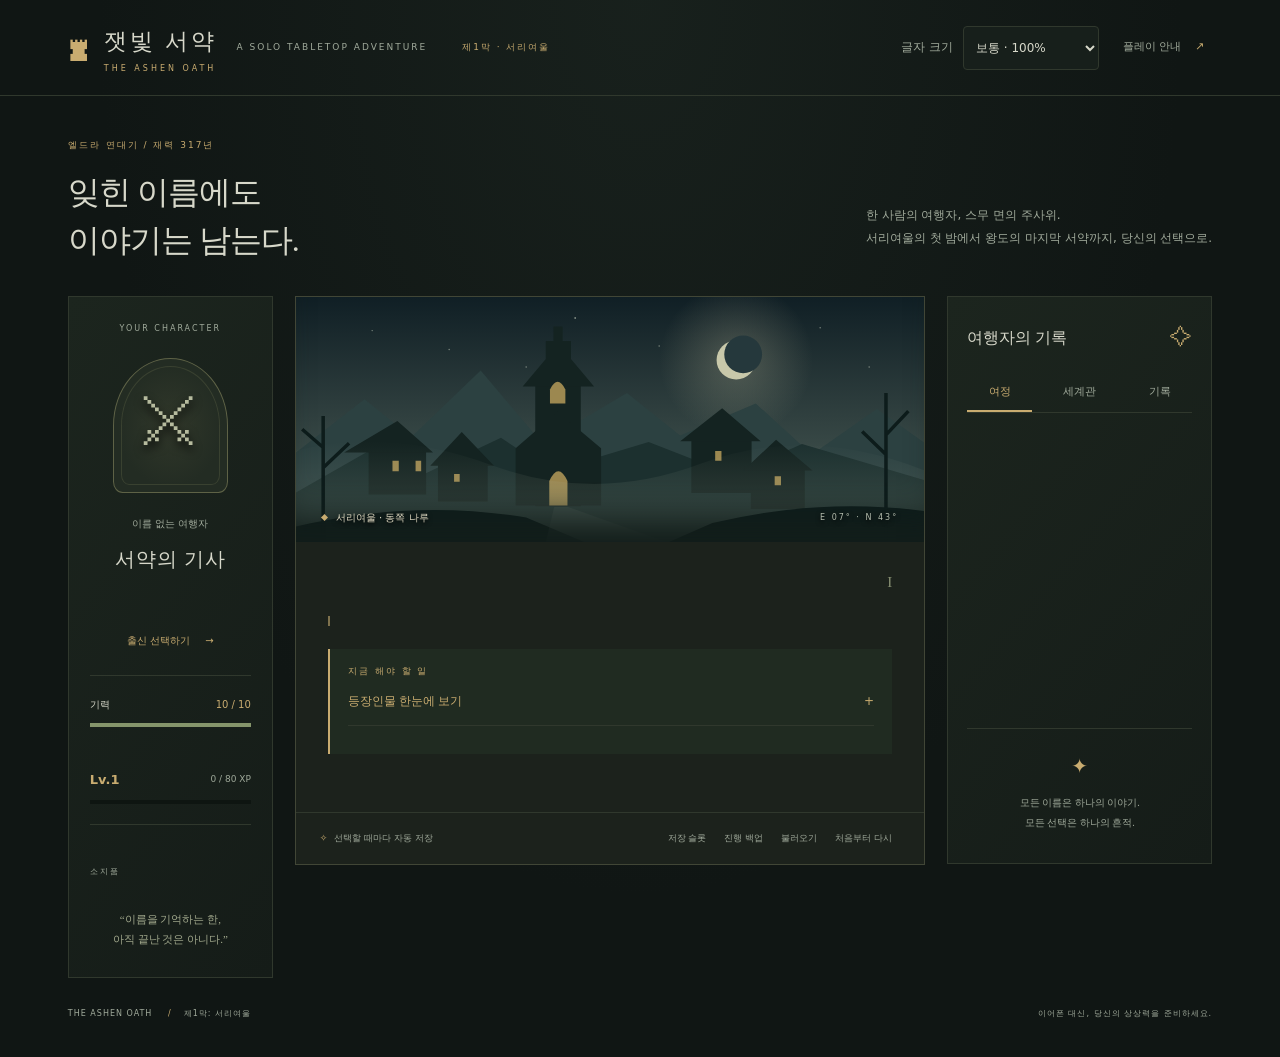
<file: index.html>
<!doctype html>
<html lang="ko">
  <head>
    <meta charset="utf-8" />
    <meta name="viewport" content="width=device-width, initial-scale=1" />
    <meta name="theme-color" content="#111916" />
    <meta
      name="description"
      content="서리여울에서 왕도까지, 선택과 전투로 완성하는 중세 판타지 TRPG 잿빛 서약. 브라우저에서 바로 플레이하세요."
    />
    <title>잿빛 서약 — 온라인 플레이</title>
    <!-- 프로젝트 Pages의 /dhkddls/ 아래에서도 게임 경로를 유지합니다. -->
    <meta http-equiv="refresh" content="0; url=./ashen-oath/" />
  </head>
  <body>
    <!-- 자동 이동을 지원하지 않는 브라우저에서도 링크로 게임을 열 수 있습니다. -->
    <p><a href="./ashen-oath/">잿빛 서약 게임 시작하기 →</a></p>
  </body>
</html>
</file>
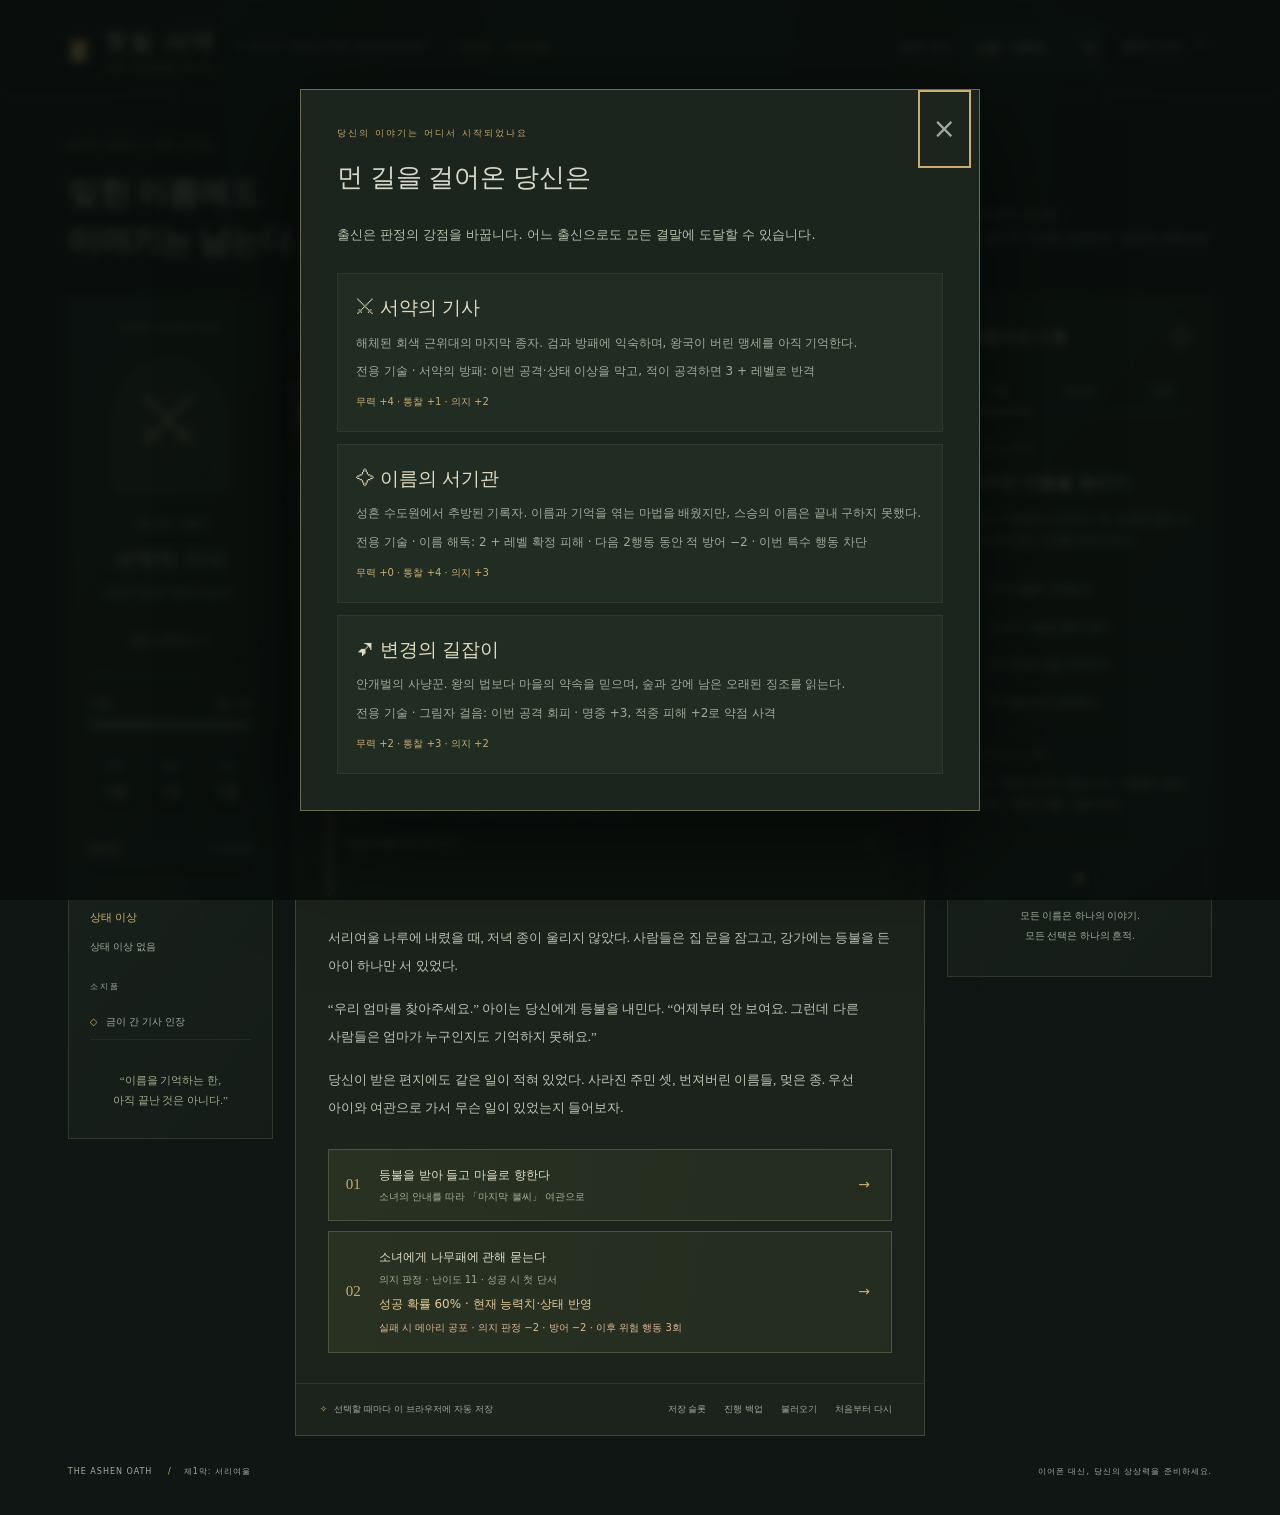
<file: ashen-oath/index.html>
<!doctype html>
<html lang="ko">
  <!-- 문서 설정: 한국어·모바일 화면·어두운 테마를 선언하고 공통 스타일을 불러옵니다. -->
  <head>
    <meta charset="utf-8" />
    <meta name="viewport" content="width=device-width, initial-scale=1" />
    <meta name="theme-color" content="#111916" />
    <title>잿빛 서약 — 종이 울리지 않는 마을</title>
    <link rel="stylesheet" href="style.css" />
  </head>
  <body>
    <!-- 상단 탐색. act-label은 StoryView가 현재 막에 맞춰 갱신합니다. -->
    <header class="topbar">
      <a class="brand" href="./" aria-label="잿빛 서약 처음 화면"
        ><span class="sigil">♜</span
        ><span>잿빛 서약<small>THE ASHEN OATH</small></span></a
      >
      <div class="edition">
        A SOLO TABLETOP ADVENTURE <span id="act-label">제1막 · 서리여울</span>
      </div>
      <div class="topbar-actions">
        <!-- 화면 설정은 모험 기록과 별도로 보관해 새 게임에서도 유지합니다. -->
        <div class="reading-settings">
          <label for="text-size">글자 크기</label>
          <select id="text-size">
            <option value="90">작게 · 90%</option>
            <option value="100" selected>보통 · 100%</option>
            <option value="115">크게 · 115%</option>
            <option value="130">아주 크게 · 130%</option>
          </select>
          <span id="reading-settings-message" role="status" hidden>
            글자 크기는 이번 접속에만 적용됩니다. 브라우저에서 설정을 저장할 수 없습니다.
          </span>
        </div>
        <button id="help" class="quiet">플레이 안내 <span>↗</span></button>
      </div>
    </header>
    <!-- 게임 본체. 정적인 레이아웃은 HTML에 두고 진행에 따른 내용은 각 View가 채웁니다. -->
    <main>
      <!-- 첫 화면의 작품 소개. 실제 모험 장면의 제목과는 구분됩니다. -->
      <section class="masthead">
        <div>
          <p class="eyebrow">엘드라 연대기 / 재력 317년</p>
          <h1>잊힌 이름에도<br />이야기는 남는다.</h1>
        </div>
        <p class="intro-copy">
          한 사람의 여행자, 스무 면의 주사위.<br />서리여울의 첫 밤에서 왕도의
          마지막 서약까지, 당신의 선택으로.
        </p>
      </section>
      <!-- 큰 화면은 캐릭터·모험·기록서의 세 열, 작은 화면은 CSS 미디어 쿼리로 재배치합니다. -->
      <div class="game-layout">
        <!-- CharacterView 영역: 출신·기력·능력치·경험치·소지품을 표시합니다. id는 코드와 연결되므로 함께 관리합니다. -->
        <aside class="character-panel">
          <p class="eyebrow">YOUR CHARACTER</p>
          <div class="portrait" aria-hidden="true">
            <span id="class-icon">⚔</span>
            <div class="portrait-ring"></div>
          </div>
          <p class="muted tiny">이름 없는 여행자</p>
          <h2 id="class-name">서약의 기사</h2>
          <p id="class-subtitle" class="character-subtitle"></p>
          <button id="choose-origin" class="text-button">
            출신 선택하기 <span>→</span>
          </button>
          <div class="divider"></div>
          <div class="health-label">
            <span>기력</span><strong id="health-value">10 / 10</strong>
          </div>
          <div class="health-track"><div id="health-bar"></div></div>
          <div id="stats" class="stats"></div>
          <!-- 경험치는 현재 레벨 구간 기준입니다. 최고 레벨에서는 분모 대신 누적 경험치를 표시합니다. -->
          <div class="progression">
            <div class="experience-label">
              <strong id="player-level">Lv.1</strong
              ><span id="experience-value">0 / 80 XP</span>
            </div>
            <div class="experience-track"><div id="experience-bar"></div></div>
          </div>
          <!-- 남은 횟수와 해제 방법은 StatusView가 표시하며 모바일에서도 숨기지 않습니다. -->
          <section
            id="status-effects"
            class="status-effects"
            aria-label="현재 상태 이상"
            aria-live="polite"
          ></section>
          <p class="eyebrow inventory-label">소지품</p>
          <ul id="inventory" class="inventory"></ul>
          <div class="character-foot">
            “이름을 기억하는 한,<br />아직 끝난 것은 아니다.”
          </div>
        </aside>
        <!-- 이야기·판정·전투·선택지를 담는 중앙 영역입니다. -->
        <section class="adventure" aria-label="모험 본문">
          <div
            id="scene-art"
            class="scene-art"
            role="img"
            aria-label="별 아래 서 있는 서리여울의 종탑과 안개에 잠긴 중세 마을"
          >
            <!-- 이미지가 없거나 로드되지 않을 때에는 아래 SVG 풍경을 보여줍니다. -->
            <img
              id="scene-image"
              class="scene-image"
              alt=""
              decoding="async"
              fetchpriority="high"
            />
            <!-- 직접 그린 마을 풍경. viewBox는 내부 좌표계이고 preserveAspectRatio는 영역에 맞춰 비율을 유지하며 자릅니다. -->
            <svg
              viewBox="0 0 900 350"
              preserveAspectRatio="xMidYMid slice"
              aria-hidden="true"
            >
              <!-- 이후 도형에서 url(#sky)처럼 참조하는 하늘·안개·달빛 그라데이션입니다. -->
              <defs>
                <linearGradient id="sky" x2="0" y2="1">
                  <stop stop-color="#101f25" />
                  <stop offset="1" stop-color="#51625a" />
                </linearGradient>
                <linearGradient id="mist" x2="0" y2="1">
                  <stop stop-color="#a7b1a0" stop-opacity="0" />
                  <stop offset="1" stop-color="#b4b9a1" stop-opacity=".25" />
                </linearGradient>
                <radialGradient id="moon">
                  <stop stop-color="#ddd6b0" stop-opacity=".25" />
                  <stop offset="1" stop-color="#ddd6b0" stop-opacity="0" />
                </radialGradient>
              </defs>
              <path fill="url(#sky)" d="M0 0h900v350H0z" />
              <circle cx="630" cy="90" r="110" fill="url(#moon)" />
              <circle cx="630" cy="90" r="28" fill="#c8c8aa" />
              <circle cx="640" cy="82" r="27" fill="#25383c" />
              <g fill="#c3ccbc" opacity=".6">
                <circle cx="110" cy="48" r="1" />
                <circle cx="220" cy="75" r="1" />
                <circle cx="400" cy="30" r="1.3" />
                <circle cx="750" cy="44" r="1" />
                <circle cx="520" cy="70" r="1" />
                <circle cx="820" cy="100" r="1" />
                <circle cx="330" cy="100" r="1" />
              </g>
              <path
                fill="#2c4141"
                d="m0 223 99-77 67 54 99-95 88 104 121-72 76 61 108-46 80 73 93-65 69 49v141H0z"
              />
              <path
                fill="#1c302f"
                d="m0 280 110-63 76 35 108-51 72 48 139-42 120 47 99-44 176 52v88H0z"
              />
              <!-- 같은 색으로 묶은 종탑과 마을 건물 실루엣입니다. 좌표는 그림 전용이며 게임 위치·이동 규칙과 무관합니다. -->
              <g fill="#142321">
                <path
                  d="M105 282v-62l42-31 40 31v62zm99 10v-54l35-32 36 32v54zm362-12v-75l44-31 42 31v75zm85 23v-58l37-29 40 29v58zm-308-4V126h65v173z"
                />
                <path
                  d="m325 128 51-61 51 61zm33-28V63h36v37zm11-36V42h13v22z"
                />
                <path d="M315 298v-82l60-52 62 52v82z" />
                <path
                  d="M70 222h127l-51-45zm123 19h91l-46-48zm357-35h115l-55-47zm90 42h99l-52-44z"
                />
              </g>
              <g fill="#9c8850">
                <path d="M364 132q11-22 22 0v20h-22z" />
                <path d="M363 263q13-28 26 0v35h-26z" />
                <path
                  d="M139 234h9v15h-9zm33 0h8v15h-8zm428-14h9v14h-9zm85 36h9v13h-9zm-458-3h8v11h-8z"
                />
              </g>
              <path
                fill="url(#mist)"
                d="M0 220q130-35 280 20t300-2 320 10v102H0z"
              />
              <path
                fill="#0d1c1b"
                d="M0 328q170-40 330-13l83 35H0zm900-22q-150-20-304 17l-62 27h366z"
              />
              <path
                fill="#697770"
                opacity=".22"
                d="m370 300-12 50h172l-140-50z"
              />
              <g stroke="#0d1c1b" stroke-width="5" fill="none">
                <path
                  d="M40 350V170m0 45-30-26m30 55 37-35M844 350V137m0 60 32-34m-32 62-34-33"
                />
              </g>
            </svg>
            <div class="art-caption">
              <span class="location-dot"></span
              ><span id="location">서리여울 · 동쪽 나루</span
              ><span class="coordinates">E 07° · N 43°</span>
            </div>
          </div>
          <!-- StoryView가 갱신하는 장면. tabindex=-1인 제목은 일반 Tab 순서에 넣지 않고 장면 전환 시 초점을 받습니다. -->
          <div class="story-content">
            <div class="chapter-line">
              <p id="chapter" class="eyebrow"></p>
              <span id="scene-number">I</span>
            </div>
            <h2 id="scene-title" tabindex="-1"></h2>
            <div
              id="roll-result"
              class="roll-result"
              role="status"
              hidden
            ></div>
            <!-- 대표 대사가 없는 장면에서는 quote를 숨기며, 본문과 선택지 내용은 textContent로 안전하게 생성합니다. -->
            <blockquote id="quote"></blockquote>
            <!-- 현재 목표와 사건 요약은 이미 확인한 정보만 보여줍니다. -->
            <section class="story-brief" aria-label="현재 목표와 사건 정리">
              <p class="eyebrow">지금 해야 할 일</p>
              <h3 id="story-objective"></h3>
              <p id="story-recap"></p>
              <details>
                <summary>등장인물 한눈에 보기</summary>
                <p id="story-people"></p>
              </details>
            </section>
            <div id="prose" class="prose"></div>
            <!-- CombatView 영역: 전투 시작 전에는 숨기고, 전투 중에는 일반 이야기 선택지 대신 행동 버튼을 보여줍니다. -->
            <section
              id="combat-panel"
              class="combat-panel"
              aria-label="전투"
              hidden
            ></section>
            <!-- 가능한 선택지만 StoryView가 버튼으로 생성합니다. 실제 허용 여부는 Adventure도 다시 검사합니다. -->
            <div id="choices" class="choices"></div>
            <!-- 막 종료에는 계속하기, 캠페인 완결에는 결과 요약과 내보내기를 표시합니다. -->
            <div id="ending-tools" hidden>
              <p id="ending-note" class="ending-note">
                첫 번째 모험이 끝났습니다. 이 선택은 더 큰 이야기의 시작입니다.
              </p>
              <section
                id="ending-summary"
                class="ending-summary"
                aria-label="게임 완료 요약"
                hidden
              ></section>
              <button id="export" class="primary">모험 기록 내려받기 ↓</button>
              <button id="continue-journey" class="primary" hidden>
                중반부로 떠나기 →
              </button>
            </div>
          </div>
          <!-- 저장 상태와 다시 시작. 저장 권한이 없어도 게임을 계속할 수 있으며 여기에서 상태를 알립니다. -->
          <footer class="story-footer">
            <span>✧ <span id="save-status">선택할 때마다 자동 저장</span></span>
            <div class="save-actions">
              <button id="manage-slots" class="quiet">저장 슬롯</button>
              <button id="backup-save" class="quiet">진행 백업</button
              ><button id="load-save" class="quiet">불러오기</button
              ><button id="restart" class="quiet">처음부터 다시</button>
            </div>
            <input
              id="save-file"
              type="file"
              accept=".json,application/json"
              aria-label="진행 파일 선택"
              hidden
            />
          </footer>
          <p id="save-message" class="save-message" role="alert" hidden></p>
        </section>
        <!-- JournalView 영역. tablist/tab/tabpanel 역할은 키보드와 보조기술이 탭 구조를 이해하도록 합니다. -->
        <aside class="journal-panel">
          <div class="journal-heading">
            <span>여행자의 기록</span><span class="journal-mark">✧</span>
          </div>
          <div class="tabs" role="tablist" aria-label="기록서">
            <button
              id="tab-quest"
              role="tab"
              aria-selected="true"
              aria-controls="journal-content"
              data-tab="quest"
            >
              여정</button
            ><button
              id="tab-lore"
              role="tab"
              aria-selected="false"
              aria-controls="journal-content"
              data-tab="lore"
              tabindex="-1"
            >
              세계관</button
            ><button
              id="tab-log"
              role="tab"
              aria-selected="false"
              aria-controls="journal-content"
              data-tab="log"
              tabindex="-1"
            >
              기록
            </button>
          </div>
          <div
            id="journal-content"
            role="tabpanel"
            aria-labelledby="tab-quest"
          ></div>
          <div class="journal-bottom">
            <span>✦</span>
            <p>모든 이름은 하나의 이야기.<br />모든 선택은 하나의 흔적.</p>
          </div>
        </aside>
      </div>
      <footer class="page-footer">
        <span
          >THE ASHEN OATH <span class="footer-separator">/</span
          ><span id="footer-chapter">제1막: 서리여울</span></span
        ><span>이어폰 대신, 당신의 상상력을 준비하세요.</span>
      </footer>
    </main>
    <!-- 출신 선택 모달. form method=dialog는 제출 시 JavaScript 없이도 이 창을 닫습니다. -->
    <dialog id="origin-dialog" aria-labelledby="origin-title">
      <form method="dialog">
        <button class="dialog-close quiet" aria-label="출신 선택 닫기">
          ×
        </button>
      </form>
      <p class="eyebrow">당신의 이야기는 어디서 시작되었나요</p>
      <h2 id="origin-title">먼 길을 걸어온 당신은</h2>
      <p class="dialog-intro">
        출신은 판정의 강점을 바꿉니다. 어느 출신으로도 모든 결말에 도달할 수
        있습니다.
      </p>
      <div id="origins"></div>
    </dialog>
    <!-- 규칙 안내. 화면에 표시되는 설명이므로 수치 규칙을 바꿀 때 함께 확인합니다. -->
    <dialog id="help-dialog" aria-labelledby="help-title">
      <form method="dialog">
        <button class="dialog-close quiet" aria-label="안내 닫기">×</button>
      </form>
      <p class="eyebrow">HOW TO PLAY</p>
      <h2 id="help-title">선택하고, 굴리고, 기억하세요.</h2>
      <p>
        이 게임은 혼자 즐기는 이야기형 TRPG입니다. 약 10–15분 동안 첫 모험을
        진행합니다. 대사와 상황을 읽고 행동을 고르면 이야기가 이어집니다.
      </p>
      <p>
        위험한 행동은 <strong>d20 + 능력치 ≥ 난이도</strong>로 판정합니다. 20은
        항상 성공, 1은 항상 실패입니다. 선택하면 주사위가 자동으로 굴러갑니다.
        선택지의 성공 확률은 현재 능력치와 상태 이상, 자연 1·20 규칙을 반영한
        값이며 주사위를 미리 굴리지 않습니다.
      </p>
      <p>
        초반부의 판정에 실패해도 이야기는 계속됩니다. 기력을 잃거나 단서를 놓칠
        수 있으며, 기력이 1이 되면 부상 상태로 진행합니다. 마지막 선택은 주사위
        없이 당신이 결정합니다.
      </p>
      <p>
        최대 두 장소를 조사할 수 있습니다. 오른쪽 기록서의 세계관은 언제든 읽을
        수 있습니다. 진행은 이 브라우저에 자동 저장됩니다. 비공개 모드나 저장
        공간 제한 시에는 저장되지 않을 수 있습니다.
      </p>
      <p class="muted">
        소리·계정 연결 없이 플레이할 수 있습니다. 일러스트는 게임 파일에
        포함됩니다.
      </p>
      <p>
        첫 결말 뒤 「중반부로 떠나기」를 선택하면 전투와 성장이 시작됩니다.
        플레이어 레벨이 몬스터보다 높으면 경험치가 늘고, 낮으면 줄어듭니다. 한
        레벨 차이마다 25% 보정하며 최소 25%, 최대 200%입니다. 레벨이 다르면
        안내를 확인한 뒤 전투를 시작합니다.
      </p>
      <p>
        판정에 실패하면 갈대 상처(무력·피해 감소), 기억 혼탁(통찰·명중 감소),
        메아리 공포(의지·방어 감소) 중 하나가 생깁니다. 전투에서 빗나가도 공포가
        생깁니다. 이후 이야기 판정·전투 행동 3회 동안 적용되며, 같은 상태는 강도
        대신 기간만 갱신됩니다. 이동·후퇴로는 기간이 줄지 않습니다.
      </p>
      <p>
        공격·결정타·응급 처치·후퇴를 선택할 수 있습니다. 패배와 후퇴는 경험치가
        없으며, 패배하면 기력 1로 안전한 거점이나 확보한 통로에 돌아옵니다.
        휴식은 기력을 전부 회복하고 모든 상태 이상을 해제합니다. 응급 처치는
        먼저 걸린 상태 하나를 해제하며, 기력이 가득해도 사용할 수 있습니다.
        레벨업은 기력을 회복하고 최대 기력·능력치를 높이지만 상태 이상은
        남습니다.
      </p>
      <p>
        전투에서는 적의 이번 행동이 먼저 표시됩니다. 강타에는 방어를, 힘
        모으기에는 방해 공격을 써보세요. 출신 기술은 기사 ‘서약의 방패’, 서기관
        ‘이름 해독’, 길잡이 ‘그림자 걸음’이며 다른 행동 3회 뒤 다시 사용할 수
        있습니다. 조사한 단서는 한 전투에 한 번 적의 특수 행동을 끊고 방어를
        낮춥니다.
      </p>
      <p>
        ‘상태별 치료 도구’에는 약초 붕대·이름 수첩·동료의 호명이 각각 한 번씩
        준비됩니다. 지정한 상태를 치료하는 동안에도 적은 행동합니다. 중요한 선택
        전에는 ‘저장 슬롯’에서 세 개의 기록을 따로 남길 수 있습니다.
      </p>
      <p>
        중반부를 마치면 왕도에서 Lv.8까지 성장할 수 있습니다. 조사와 두 단계
        최종 보스를 지나 마지막 서약과 후일담으로 완결됩니다. 보스 사이에도
        회복하고 훈련할 수 있습니다.
      </p>
      <p>
        「진행 백업」으로 JSON을 내려받고 「불러오기」로 이어갈 수 있습니다.
        현재 진행을 교체하기 전에 확인하며, 잘못된 파일은 진행을 바꾸지
        않습니다. Markdown 모험 기록은 읽기용이며 불러올 수 없습니다.
      </p>
    </dialog>
    <!-- 초기화 확인. 취소하면 그대로 두고 확인 버튼만 새 모험을 요청합니다. -->
    <dialog id="restart-dialog" aria-labelledby="restart-title">
      <h2 id="restart-title">새로운 여정을 시작할까요?</h2>
      <p>
        현재 자동 저장을 새 게임으로 교체합니다. 수동 슬롯과 다운로드한 백업은
        남습니다.
      </p>
      <div class="dialog-actions">
        <button id="cancel-restart" class="quiet">계속 플레이</button
        ><button id="confirm-restart" class="primary">새로 시작</button>
      </div>
    </dialog>
    <!-- 레벨 차이 경고. 확인 전에는 게임 상태를 바꾸지 않고, 취소·Esc 시 대기 중 전투 요청을 버립니다. -->
    <dialog
      id="encounter-dialog"
      aria-labelledby="encounter-title"
      aria-describedby="encounter-warning encounter-reward"
    >
      <p class="eyebrow">전투 전 · 레벨 차이 안내</p>
      <h2 id="encounter-title">전투를 시작할까요?</h2>
      <p id="encounter-warning"></p>
      <p id="encounter-reward"></p>
      <div class="dialog-actions">
        <button id="cancel-encounter" class="quiet">준비 후 돌아오기</button
        ><button id="confirm-encounter" class="primary">
          확인하고 전투 시작
        </button>
      </div>
    </dialog>
    <!-- 자동 저장과 분리한 수동 슬롯. 덮어쓰기·불러오기는 별도 확인창을 거칩니다. -->
    <dialog id="save-slots-dialog" aria-labelledby="slots-title">
      <form method="dialog">
        <button class="dialog-close quiet" aria-label="저장 슬롯 닫기">
          ×
        </button>
      </form>
      <p class="eyebrow">여정의 갈림길</p>
      <h2 id="slots-title">직접 저장하는 세 개의 기록</h2>
      <p>
        자동 저장과 별개입니다. 중요한 선택 전에 저장해 다른 길도 살펴보세요.
      </p>
      <div id="save-slots-list"></div>
      <p id="slots-message" role="status"></p>
    </dialog>
    <dialog id="slot-confirm-dialog" aria-labelledby="slot-confirm-title">
      <h2 id="slot-confirm-title"></h2>
      <p id="slot-confirm-description"></p>
      <div class="dialog-actions">
        <button id="cancel-slot-action" class="quiet">취소</button
        ><button id="confirm-slot-action" class="primary">확인</button>
      </div>
    </dialog>
    <!-- 백업을 읽어도 사용자가 확인해야 현재 진행을 교체합니다. 취소·Esc는 상태를 바꾸지 않습니다. -->
    <dialog
      id="save-import-dialog"
      aria-labelledby="import-title"
      aria-describedby="import-description"
    >
      <h2 id="import-title">저장한 여정을 불러올까요?</h2>
      <p id="import-description"></p>
      <div class="dialog-actions">
        <button id="cancel-import" class="quiet">현재 여정 유지</button
        ><button id="confirm-import" class="primary">이 기록 불러오기</button>
      </div>
    </dialog>
    <!-- 정적 HTML 요소 뒤에서 실행합니다. ES 모듈은 HTTP 서버로 제공해야 하며 app.mjs가 전체 앱을 시작합니다. -->
    <script type="module" src="app.mjs"></script>
  </body>
</html>
</file>
<file: ashen-oath/style.css>
/*
 * 화면 전용 스타일입니다. 게임 규칙·수치·문구는 JavaScript와 data/에서 관리합니다.
 * 공통 변수 → 기본 요소 → 세 패널 → 반응형 화면 → 성장·전투 순서로 읽으면 됩니다.
 */

/* 공통 디자인 변수. --gold 같은 CSS 변수를 바꾸면 여러 패널의 색상이 함께 바뀝니다. color-scheme은 기본 컨트롤도 어두운 배경에 맞춥니다. */
:root {
  color-scheme: dark;
  /* 브라우저 기본 글자 크기를 존중하고 사용자가 선택한 배율을 적용합니다. */
  font-size: calc(100% * var(--text-scale, 1));
  --bg: #101614;
  --panel: #171f1b;
  --line: #30382d;
  --gold: #c9ac70;
  --text: #d7d8ca;
  --muted: #a0aa9b;
  --serif: Georgia, "Noto Serif KR", "Batang", serif;
  --sans: system-ui, -apple-system, "Malgun Gothic", sans-serif;
}
/* padding과 border를 너비 안에 포함해 패널 크기 계산을 단순하게 합니다. */
* {
  box-sizing: border-box;
}
/* 전체 배경·기본 글꼴·줄 간격. radial-gradient는 이미지 파일 없이 배경에 옅은 빛을 만듭니다. */
body {
  margin: 0;
  background:
    radial-gradient(ellipse at 50% 0%, #24302966, transparent 60%), var(--bg);
  color: var(--text);
  font-family: var(--sans);
  font-size: 0.875rem;
  line-height: 1.7;
}
button,
a {
  -webkit-tap-highlight-color: transparent;
}
/* 모든 버튼에 기본 글꼴과 클릭 커서를 적용합니다. */
button {
  font: inherit;
  cursor: pointer;
  color: inherit;
}
/* 키보드로 이동하는 사용자가 현재 초점을 알아볼 수 있게 금색 외곽선을 표시합니다. */
button:focus-visible,
a:focus-visible,
summary:focus-visible {
  outline: 2px solid var(--gold);
  outline-offset: 5px;
}
/* 마우스를 올릴 때 배경·테두리가 갑자기 바뀌지 않게 합니다. 동작 줄이기 설정에서는 아래에서 해제합니다. */
button {
  transition:
    background 0.18s,
    border-color 0.18s,
    transform 0.18s;
}
button:hover {
  color: #f5e5c0;
}
a {
  color: inherit;
  text-decoration: none;
}
/* JavaScript가 hidden 속성으로 숨긴 영역은 다른 display 규칙보다 우선해 보이지 않게 합니다. */
[hidden] {
  display: none !important;
}
/* 상단 로고·막 표시·도움말. Flex로 양끝을 배치하며 화면 너비에 맞게 간격을 유지합니다. */
.topbar {
  flex-wrap: wrap;
  min-height: 96px;
  padding: 20px 5.3%;
  border-bottom: 1px solid var(--line);
  display: flex;
  align-items: center;
  justify-content: space-between;
  gap: 20px;
}
/* 로고와 영문 부제. 설명 문구와 구분되는 제목용 서체를 사용합니다. */
.brand {
  display: flex;
  align-items: center;
  gap: 14px;
  font-family: var(--serif);
  font-size: 1.4375rem;
  letter-spacing: 3px;
}
.brand small {
  display: block;
  font: 0.5rem var(--sans);
  letter-spacing: 3px;
  color: var(--gold);
  margin-top: 3px;
}
.sigil {
  font-size: 2.375rem;
  color: var(--gold);
  line-height: 1;
}
/* 넓은 화면에서만 보이는 게임 형식과 현재 막 표시입니다. */
.edition {
  color: var(--muted);
  font-size: 0.5625rem;
  letter-spacing: 2px;
}
.edition span {
  margin-left: 30px;
  color: var(--gold);
}
/* 도움말·취소처럼 배경을 강조하지 않는 보조 버튼입니다. */
.quiet {
  border: 0;
  background: transparent;
  font-size: 0.6875rem;
  color: var(--muted);
  padding: 8px;
}
.quiet span {
  color: var(--gold);
  margin-left: 10px;
}
/* 콘텐츠가 너무 넓어지지 않게 최대 너비를 정하고 양옆 여백을 둡니다. */
main {
  max-width: 1600px;
  padding: 0 5.3%;
  margin: auto;
}
/* 게임 소개 제목과 짧은 부제. 작은 화면에서는 부제를 숨겨 공간을 확보합니다. */
.masthead {
  display: flex;
  align-items: flex-end;
  justify-content: space-between;
  margin: 42px 0 32px;
  gap: 20px;
}
/* 장·막·분류처럼 제목 위에 붙는 작은 표제의 공통 스타일입니다. */
.eyebrow {
  font-size: 0.5625rem;
  letter-spacing: 2px;
  font-weight: 500;
  color: var(--gold);
  margin: 0 0 15px;
}
.masthead h1 {
  font-family: var(--serif);
  font-size: clamp(1.6875rem, calc(2.5vw * var(--text-scale, 1)), 2.375rem);
  font-weight: 400;
  line-height: 1.5;
  letter-spacing: -1px;
  margin: 0;
}
.intro-copy {
  font-size: 0.75rem;
  line-height: 1.9;
  color: var(--muted);
  padding-bottom: 3px;
}
/* 데스크톱의 캐릭터 / 모험 / 기록서 세 열입니다. minmax(0, 1fr)는 본문이 긴 글 때문에 열을 밀어내지 않게 합니다. */
.game-layout {
  display: grid;
  grid-template-columns: 205px minmax(0, 1fr) 265px;
  gap: 22px;
  align-items: start;
}
/* 캐릭터와 기록서에 같은 배경·테두리를 적용해 중심 모험 패널과 구분합니다. */
.character-panel,
.journal-panel {
  background: linear-gradient(130deg, #1c251e, #151c18);
  border: 1px solid var(--line);
}
/* 왼쪽 캐릭터 영역의 기본 여백과 중앙 정렬입니다. */
.character-panel {
  padding: 25px 21px;
  text-align: center;
}
.character-panel > .eyebrow {
  font-size: 0.5rem;
  letter-spacing: 2px;
  color: var(--muted);
}
/* 외부 이미지 없이 출신 기호와 둥근 테두리로 초상화를 만듭니다. relative는 안쪽 장식의 기준점입니다. */
.portrait {
  width: 115px;
  height: 135px;
  position: relative;
  margin: 22px auto;
  background: radial-gradient(ellipse, #7f805939, #232c23 65%);
  display: grid;
  place-items: center;
  border-radius: 60% 60% 10% 10%;
  border: 1px solid #5e6246;
}
.portrait > span {
  font-family: Georgia, serif;
  font-size: 3.75rem;
  color: #b6bb9e;
  filter: drop-shadow(0 5px 5px #000);
}
/* 초상화의 안쪽 장식선. absolute와 inset으로 바깥 윤곽에서 일정한 간격을 유지합니다. */
.portrait-ring {
  position: absolute;
  inset: 7px;
  border: 1px solid #5e624660;
  border-radius: inherit;
}
/* 작은 안내 텍스트와 낮은 강조 색상을 재사용합니다. */
.tiny {
  font-size: 0.625rem;
}
.muted {
  color: var(--muted);
}
.character-panel h2 {
  font-family: var(--serif);
  font-size: 1.25rem;
  font-weight: 400;
  letter-spacing: 1px;
  margin: 5px 0;
}
.character-subtitle {
  font-size: 0.625rem;
  color: var(--muted);
  min-height: 34px;
  margin: 8px 0;
}
/* 출신 선택처럼 본문에 가까운 작은 링크형 버튼입니다. */
.text-button {
  border: 0;
  background: none;
  color: var(--gold);
  font-size: 0.625rem;
  padding: 6px;
}
.text-button span {
  margin-left: 12px;
}
.text-button:disabled {
  cursor: default;
  color: var(--muted);
}
/* 패널 안에서 정보 묶음을 나누는 가로선입니다. */
.divider {
  border-top: 1px solid var(--line);
  margin: 20px 0;
}
/* 기력 이름과 현재/최대 수치를 양끝에 표시합니다. */
.health-label {
  display: flex;
  justify-content: space-between;
  font-size: 0.625rem;
}
.health-label strong {
  font-size: 0.625rem;
  font-weight: 400;
  color: var(--gold);
}
/* 기력 막대 배경. 안쪽 div 너비는 CharacterView가 현재 기력 비율로 갱신합니다. */
.health-track {
  height: 4px;
  background: #0e1511;
  margin: 10px 0 22px;
}
.health-track > div {
  height: 100%;
  width: 100%;
  background: #85956b;
  transition: width 0.5s;
}
/* 무력·통찰·의지 카드 세 개를 같은 너비로 배치합니다. */
.stats {
  display: grid;
  grid-template-columns: repeat(3, 1fr);
  gap: 7px;
}
.stat {
  border: 1px solid var(--line);
  padding: 9px 0;
  background: #10181366;
}
.stat span {
  display: block;
  font-size: 0.5625rem;
  color: var(--muted);
}
.stat strong {
  font-family: var(--serif);
  font-size: 1.25rem;
  font-weight: 400;
  color: #ddd7bb;
}
/* 소지품 목록의 표제와 목록 여백입니다. */
.inventory-label {
  font-size: 0.5625rem;
  margin: 25px 0 10px;
  text-align: left;
}
/* 기본 목록 점을 제거하고 게임 분위기에 맞는 물건 목록을 만듭니다. */
.inventory {
  padding: 0;
  margin: 0;
  list-style: none;
  text-align: left;
  font-size: 0.625rem;
  color: var(--muted);
}
.inventory li {
  padding: 9px 0;
  border-bottom: 1px solid #30382d80;
}
/* 가상 요소로 각 물건 앞에 장식 기호를 붙입니다. 실제 소지품 문자열에는 포함되지 않습니다. */
.inventory li:before {
  content: "◇";
  color: var(--gold);
  margin-right: 8px;
}
/* 캐릭터 패널 아래에 표시되는 짧은 인용문입니다. */
.character-foot {
  font-family: var(--serif);
  font-size: 0.6875rem;
  line-height: 1.9;
  color: #a2a98d;
  margin: 30px 0 2px;
}
/* 중앙 모험 카드. overflow로 안쪽 그림이 카드 테두리를 넘지 않게 합니다. */
.adventure {
  border: 1px solid #414636;
  background: #1c221c;
  overflow: hidden;
  min-width: 0;
}
/* 마을 SVG가 들어가는 고정 높이 영역입니다. SVG의 크기와 화면 자르기는 아래에서 정합니다. */
.scene-art {
  height: 245px;
  position: relative;
  background: #203331;
}
.scene-art svg {
  width: 100%;
  height: 100%;
  display: block;
}
/* 그림 아래에 어두운 내부 그림자를 덧대 본문과 자연스럽게 이어 줍니다. pointer-events:none은 클릭을 가로막지 않게 합니다. */
.scene-art:after {
  content: "";
  position: absolute;
  inset: 0;
  box-shadow: inset 0 -45px 35px -20px #121d1a;
  pointer-events: none;
}
/* 그림 위 장소 이름. absolute로 그림 하단에 고정하고 z-index로 그림자보다 위에 둡니다. */
.art-caption {
  position: absolute;
  bottom: 16px;
  left: 26px;
  right: 26px;
  z-index: 1;
  display: flex;
  align-items: center;
  gap: 9px;
  font-size: 0.625rem;
  color: #e3ddc5;
}
.location-dot {
  width: 5px;
  height: 5px;
  background: var(--gold);
  transform: rotate(45deg);
}
.coordinates {
  margin-left: auto;
  font-size: 0.5rem;
  letter-spacing: 2px;
  color: #b4bdae;
}
/* 이야기·판정·선택지 묶음의 기본 여백입니다. */
.story-content {
  padding: 28px 32px 30px;
}
/* 현재 장 이름과 진행 번호를 같은 행의 양끝에 배치합니다. */
.chapter-line {
  display: flex;
  justify-content: space-between;
  align-items: center;
}
.chapter-line .eyebrow {
  font-size: 0.5625rem;
  letter-spacing: 1.8px;
  margin: 0;
}
.chapter-line > span {
  font-family: var(--serif);
  font-size: 0.9375rem;
  color: #858e70;
}
/* 장면 제목. clamp로 화면 크기에 맞춰 글자 크기를 제한 범위 안에서 조절합니다. */
.story-content h2 {
  font-family: var(--serif);
  font-size: clamp(1.4375rem, calc(2.2vw * var(--text-scale, 1)), 1.875rem);
  line-height: 1.5;
  font-weight: 400;
  letter-spacing: -0.5px;
  margin: 13px 0 20px;
  outline: none;
}
/* 장면의 대표 대사를 금색 왼쪽 선과 다른 서체로 구분합니다. */
blockquote {
  font-family: var(--serif);
  color: var(--gold);
  font-size: 0.8125rem;
  margin: 0 0 23px;
  padding: 5px 0 5px 15px;
  border-left: 2px solid #7e724d;
}
/* 이야기 문단. 긴 줄 간격과 단어 단위 줄바꿈으로 한국어 본문을 읽기 쉽게 합니다. */
.prose {
  font-family: var(--serif);
  font-size: 0.8125rem;
  line-height: 2.15;
  color: #bdc4b5;
  word-break: keep-all;
}
.prose p {
  margin: 0 0 15px;
}
/* 가능한 선택지 버튼을 세로로 쌓습니다. 버튼 수가 달라져도 같은 간격을 유지합니다. */
.choices {
  display: grid;
  gap: 10px;
  margin-top: 27px;
}
/* 선택지 내부는 순번 / 설명 / 화살표 세 열로 나눕니다. 설명 열이 남는 너비를 사용합니다. */
.choice {
  border: 1px solid #4d543d;
  background: linear-gradient(100deg, #293122, #242c20);
  padding: 15px 17px;
  text-align: left;
  display: grid;
  grid-template-columns: 1.5rem minmax(0, 1fr) 1rem;
  align-items: center;
  gap: 9px;
  width: 100%;
}
/* 선택 가능한 항목에 마우스를 올렸음을 테두리·배경·작은 이동으로 알립니다. */
.choice:hover {
  background: #35402b;
  border-color: #9e915e;
  transform: translateX(2px);
}
.choice-index {
  white-space: nowrap;
  font-family: var(--serif);
  font-size: 0.9375rem;
  color: var(--gold);
}
.choice-title {
  font-size: 0.75rem;
  display: block;
  color: #e0dfc9;
}
.choice-detail {
  font-size: 0.625rem;
  color: #a3af92;
  display: block;
  margin-top: 3px;
}
.choice-arrow {
  color: var(--gold);
}
/* 중앙 카드 아래의 자동 저장 상태와 다시 시작 버튼입니다. */
.story-footer {
  border-top: 1px solid var(--line);
  display: flex;
  justify-content: space-between;
  align-items: center;
  padding: 10px 24px;
  color: var(--muted);
  font-size: 0.5625rem;
  gap: 10px;
}
.story-footer > span {
  color: var(--gold);
}
#save-status {
  color: var(--muted);
  margin-left: 4px;
}
.story-footer .quiet {
  font-size: 0.5625rem;
}
/* 오른쪽 기록서 패널의 내부 여백입니다. 공통 테두리는 위쪽 규칙을 공유합니다. */
.journal-panel {
  padding: 22px 19px 0;
}
.journal-heading {
  display: flex;
  justify-content: space-between;
  align-items: center;
  font-family: var(--serif);
  font-size: 1rem;
}
.journal-mark {
  color: var(--gold);
  font-size: 1.375rem;
}
/* 여정·세계관·기록 탭. 선택 여부는 JavaScript가 aria-selected로 갱신합니다. */
.tabs {
  display: flex;
  border-bottom: 1px solid var(--line);
  margin-top: 17px;
  gap: 15px;
}
.tabs button {
  padding: 9px 0;
  border: 0;
  border-bottom: 2px solid transparent;
  background: none;
  color: var(--muted);
  font-size: 0.6875rem;
  flex: 1;
}
/* 현재 선택한 탭에 금색 밑줄을 표시합니다. 접근성 속성과 시각 표시가 같은 상태를 사용합니다. */
.tabs button[aria-selected="true"] {
  border-bottom-color: var(--gold);
  color: var(--gold);
}
/* 탭 내용 영역의 기본 높이. 빈 기록에서도 탭 아래 공간이 급격히 줄지 않게 합니다. */
#journal-content {
  padding-top: 23px;
  min-height: 290px;
}
/* 메인 퀘스트의 분류·제목·설명과 진행 목표 스타일입니다. */
.quest-category {
  font-size: 0.5rem;
  letter-spacing: 2px;
  color: var(--gold);
}
.quest-title {
  font-family: var(--serif);
  font-weight: 400;
  font-size: 1.0625rem;
  margin: 9px 0 12px;
}
.quest-desc {
  font-size: 0.6875rem;
  line-height: 1.9;
  color: var(--muted);
}
/* 완료 체크와 미완료 기호를 직접 넣으므로 브라우저 기본 목록 장식을 제거합니다. */
.objectives {
  padding: 0;
  list-style: none;
  margin: 20px 0 22px;
}
.objectives li {
  font-size: 0.6875rem;
  color: #b8c1ab;
  padding: 9px 0;
  border-bottom: 1px solid #30382d80;
}
.objective-icon {
  display: inline-block;
  width: 22px;
  color: var(--gold);
}
.clue-heading {
  font-size: 0.5625rem;
  color: var(--gold);
  letter-spacing: 1px;
  margin: 24px 0 12px;
}
/* 수집한 단서를 작은 테두리 카드로 표시합니다. */
.clue {
  font-size: 0.625rem;
  background: #2e3525;
  border: 1px solid #444d35;
  padding: 7px 9px;
  margin: 6px 0;
  color: #c3c6a7;
}
/* 기록서 하단의 장식과 짧은 문구. 작은 화면에서는 숨겨 본문 공간을 늘립니다. */
.journal-bottom {
  margin-top: 25px;
  border-top: 1px solid var(--line);
  padding: 20px 0;
  text-align: center;
  color: var(--gold);
}
.journal-bottom > span {
  font-size: 1.25rem;
}
.journal-bottom p {
  font-family: var(--serif);
  font-size: 0.625rem;
  line-height: 2;
  color: var(--muted);
}
/* 세계관 펼침 항목. HTML details의 기본 열기·닫기 기능을 유지합니다. */
details {
  border-bottom: 1px solid var(--line);
  padding: 0 0 12px;
  margin-bottom: 13px;
}
/* 세계관 항목의 클릭 가능한 제목입니다. 오른쪽 기호는 가상 요소로 표시합니다. */
summary {
  font-family: var(--serif);
  font-size: 0.75rem;
  cursor: pointer;
  color: #d3d2b7;
  list-style: none;
  display: flex;
  align-items: center;
  justify-content: space-between;
  gap: 8px;
}
summary:after {
  content: "+";
  font-family: var(--sans);
  color: var(--gold);
}
/* 열린 항목에는 더하기 대신 빼기 기호를 표시합니다. 별도 JavaScript 상태가 필요 없습니다. */
details[open] summary:after {
  content: "−";
}
.lore-tag {
  font: 0.5rem var(--sans);
  color: var(--gold);
  display: block;
  margin-bottom: 4px;
}
details p {
  font-size: 0.6875rem;
  line-height: 1.95;
  color: var(--muted);
  word-break: keep-all;
  margin-bottom: 0;
}
.lore-hint {
  font-size: 0.625rem;
  line-height: 1.8;
  color: var(--muted);
  margin-top: 0;
  margin-bottom: 20px;
}
/* 지난 선택과 판정 기록. 왼쪽 선으로 한 사건을 묶어 읽기 쉽게 합니다. */
.log-item {
  border-left: 1px solid #555a3d;
  padding-left: 13px;
  margin-bottom: 22px;
}
.log-item strong {
  font-family: var(--serif);
  font-size: 0.75rem;
  font-weight: 400;
}
.log-item p {
  font-size: 0.625rem;
  color: var(--muted);
  line-height: 1.9;
}
.log-roll {
  color: var(--gold);
  font-size: 0.5625rem;
}
/* 페이지 하단의 작품명·현재 막·짧은 안내입니다. */
.page-footer {
  font-size: 0.5rem;
  color: var(--muted);
  letter-spacing: 1px;
  display: flex;
  justify-content: space-between;
  gap: 20px;
  padding: 29px 0 36px;
}
.footer-separator {
  color: var(--gold);
  margin: 0 12px;
}
/* 이야기 판정 결과는 d20 기호와 설명을 두 열로 나눕니다. 전투 패널과는 별도입니다. */
.roll-result {
  display: grid;
  grid-template-columns: 48px 1fr;
  gap: 13px;
  align-items: start;
  border: 1px solid #656344;
  background: #343a2580;
  padding: 15px;
  margin-bottom: 25px;
}
/* 실패 결과는 성공과 색을 다르게 하되 텍스트에도 성공/실패를 명시합니다. */
.roll-result.failure {
  border-color: #735d4e;
  background: #3d2c2280;
}
/* clip-path의 다각형으로 주사위 느낌의 기호를 만듭니다. 숫자는 DOM 텍스트로 유지합니다. */
.die {
  width: 45px;
  height: 49px;
  display: grid;
  place-items: center;
  background: #bb9e60;
  color: #1a2019;
  clip-path: polygon(50% 0, 96% 25%, 96% 75%, 50% 100%, 4% 75%, 4% 25%);
  font-family: var(--serif);
  font-size: 1.4375rem;
}
.roll-label {
  color: var(--gold);
  font-size: 0.6875rem;
}
.roll-result p {
  font-family: var(--serif);
  font-size: 0.75rem;
  line-height: 1.9;
  color: #c9ccba;
  margin: 7px 0 0;
}
/* 막 종료 안내와 주요 행동 버튼의 스타일입니다. */
.ending-note {
  font-size: 0.75rem;
  color: var(--gold);
  line-height: 1.9;
  border-top: 1px solid var(--line);
  padding-top: 20px;
}
.primary {
  background: #b89c61;
  border: 1px solid #c3ab77;
  color: #171e16;
  padding: 12px 18px;
  font-size: 0.75rem;
}
.primary:hover {
  background: #d1b577;
  color: #101510;
}
/* 출신·안내·초기화·레벨 경고에 공통 적용하는 기본 모달 창입니다. 화면보다 크면 내부가 스크롤됩니다. */
dialog {
  position: fixed;
  max-width: 680px;
  width: calc(100% - 32px);
  max-height: 90dvh;
  overflow: auto;
  color: var(--text);
  background: #1b241d;
  border: 1px solid #6b6b4e;
  padding: 36px;
  box-shadow: 0 30px 100px #0009;
}
/* showModal로 열린 창 뒤를 어둡게 하고 흐리게 처리합니다. */
dialog::backdrop {
  background: #080d0bcc;
  backdrop-filter: blur(5px);
}
dialog h2 {
  font-family: var(--serif);
  font-weight: 400;
  font-size: 1.625rem;
  margin-top: 10px;
}
dialog > p:not(.eyebrow) {
  font-size: 0.8125rem;
  line-height: 2;
  color: #b6c0ac;
}
/* 안내와 출신 선택 창의 오른쪽 위 닫기 버튼입니다. */
.dialog-close {
  position: absolute;
  right: 15px;
  top: 7px;
  font-size: 1.75rem;
}
.dialog-intro {
  font-size: 0.75rem;
  color: var(--muted);
  margin-bottom: 25px;
}
/* 출신 설정으로 생성되는 선택 카드. 클릭 이벤트는 GameView에서 연결합니다. */
.origin-card {
  padding: 18px;
  border: 1px solid var(--line);
  background: #212c22;
  margin-top: 12px;
  display: block;
  text-align: left;
  width: 100%;
}
.origin-card:hover {
  border-color: var(--gold);
  background: #2c3828;
}
.origin-card strong {
  font-family: var(--serif);
  font-size: 1.1875rem;
  font-weight: 400;
  color: #dfdac0;
}
.origin-card p {
  font-size: 0.75rem;
  color: var(--muted);
  margin: 8px 0;
}
.origin-card small {
  font-size: 0.625rem;
  color: var(--gold);
}
/* 대화상자 하단의 취소·확인 버튼을 오른쪽으로 모읍니다. */
.dialog-actions {
  display: flex;
  justify-content: flex-end;
  gap: 18px;
  margin-top: 25px;
}
/* 기력 1의 부상 안내를 일반 문단과 구분합니다. */
.wounded {
  color: #d0a28b;
  font-size: 0.6875rem;
  line-height: 1.9;
  padding: 10px;
  border-left: 2px solid #a2775c;
  margin-bottom: 20px;
}
/* 매우 넓은 화면: 양쪽 패널과 그림·본문 여백을 조금 더 넓힙니다. */
@media (min-width: 1550px) {
  .game-layout {
    grid-template-columns: 230px minmax(0, 1fr) 285px;
  }
  .scene-art {
    height: 285px;
  }
  .story-content {
    padding: 34px 42px;
  }
  .prose {
    font-size: 0.875rem;
  }
}
/* 작은 데스크톱: 세 열을 유지하되 패널 너비·여백·그림 높이를 줄입니다. */
@media (max-width: 1180px) {
  main {
    padding: 0 3%;
  }
  .topbar {
    padding-left: 3%;
    padding-right: 3%;
  }
  .game-layout {
    grid-template-columns: 170px minmax(0, 1fr) 225px;
    gap: 14px;
  }
  .character-panel {
    padding: 20px 14px;
  }
  .story-content {
    padding: 24px;
  }
  .journal-panel {
    padding: 19px 14px 0;
  }
  .coordinates {
    display: none;
  }
  .character-panel h2 {
    font-size: 1.125rem;
  }
  .scene-art {
    height: 215px;
  }
  .prose {
    font-size: 0.75rem;
  }
  .portrait {
    width: 100px;
    height: 120px;
  }
}
/* 태블릿: 기록서를 아래 행으로 옮겨 본문이 지나치게 좁아지지 않게 합니다. */
@media (max-width: 950px) {
  .game-layout {
    grid-template-columns: 170px minmax(0, 1fr);
  }
  .journal-panel {
    grid-column: 1/-1;
    display: grid;
    grid-template-columns: 170px 1fr;
    gap: 0 22px;
    padding-bottom: 20px;
  }
  .journal-heading {
    align-self: start;
  }
  .tabs {
    margin: 0;
  }
  .journal-bottom {
    display: none;
  }
  #journal-content {
    grid-column: 2;
    min-height: 0;
  }
  .edition {
    display: none;
  }
  .journal-heading {
    padding-top: 5px;
  }
  .masthead {
    margin-top: 30px;
  }
  .intro-copy {
    font-size: 0.625rem;
  }
}
/* 모바일: 한 열 레이아웃으로 바꾸고 캐릭터 정보를 가로 요약 카드로 재배치합니다. */
@media (max-width: 620px) {
  main {
    padding: 0 16px;
  }
  .topbar {
    padding: 16px 20px;
    min-height: 80px;
  }
  .brand {
    font-size: 1.25rem;
  }
  .sigil {
    font-size: 1.875rem;
  }
  .masthead {
    margin: 27px 0 24px;
  }
  .masthead h1 {
    font-size: 1.75rem;
  }
  .intro-copy {
    display: none;
  }
  .game-layout {
    grid-template-columns: minmax(0, 1fr);
    gap: 16px;
  }
  .character-panel {
    display: grid;
    grid-template-columns: 55px minmax(0, 1fr);
    text-align: left;
    gap: 0 15px;
    padding: 16px;
  }
  .character-panel > .eyebrow,
  .character-subtitle,
  .divider,
  .inventory-label,
  .inventory,
  .character-foot,
  .health-track {
    display: none;
  }
  .portrait {
    grid-column: 1;
    grid-row: 1/4;
    width: 52px;
    height: 65px;
    margin: 0;
  }
  .portrait > span {
    font-size: 1.875rem;
  }
  .portrait-ring {
    inset: 4px;
  }
  .character-panel > .tiny {
    grid-column: 2;
    margin: 0;
    font-size: 0.5625rem;
  }
  .character-panel h2 {
    grid-column: 2;
    grid-row: 2;
    font-size: 1.125rem;
    margin: 0;
  }
  .text-button {
    grid-column: 2;
    grid-row: 3;
    justify-self: start;
    padding: 0;
    font-size: 0.5625rem;
  }
  .health-label {
    grid-column: 1 / -1;
    grid-row: 4;
    margin-top: 12px;
    justify-content: space-between;
    gap: 10px;
    align-self: center;
  }
  .stats {
    grid-column: 1 / -1;
    grid-row: 5;
    margin-top: 8px;
    gap: 5px;
  }
  .stat {
    padding: 3px 8px;
    text-align: center;
  }
  .stat strong {
    font-size: 1rem;
  }
  .stat span {
    font-size: 0.5rem;
  }
  .scene-art {
    height: 205px;
  }
  .story-content {
    padding: 24px 21px;
  }
  .story-content h2 {
    font-size: 1.5625rem;
  }
  .prose {
    font-size: 0.8125rem;
    line-height: 2.15;
  }
  .choice {
    padding: 13px 12px;
    grid-template-columns: 1.5rem minmax(0, 1fr) 1rem;
    gap: 7px;
  }
  .choice-title {
    font-size: 0.75rem;
  }
  .choice-detail {
    font-size: 0.5625rem;
  }
  .journal-panel {
    grid-column: 1;
    display: block;
    padding: 20px;
  }
  .journal-heading {
    padding: 0;
  }
  .tabs {
    margin-top: 12px;
  }
  #journal-content {
    padding-top: 20px;
  }
  .page-footer {
    font-size: 0.4375rem;
    letter-spacing: 0.5px;
    padding-bottom: 20px;
  }
  .page-footer > span:last-child {
    display: none;
  }
  .art-caption {
    left: 21px;
    right: 21px;
  }
  dialog {
    padding: 28px 23px;
  }
  .dialog-intro {
    font-size: 0.6875rem;
  }
  .roll-result {
    grid-template-columns: 39px 1fr;
    padding: 12px;
    gap: 10px;
  }
  .die {
    width: 36px;
    height: 41px;
    font-size: 1.25rem;
  }
  .roll-label {
    font-size: 0.625rem;
  }
}
/* 운영체제의 동작 줄이기 설정을 존중해 전환과 부드러운 스크롤을 비활성화합니다. */
@media (prefers-reduced-motion: reduce) {
  *,
  *:before,
  *:after {
    scroll-behavior: auto !important;
    transition: none !important;
  }
}

/* 최종막은 같은 SVG를 옅은 청색으로 바꾸어 왕도 도착을 구분합니다. */
.scene-art[data-act="3"] svg {
  filter: hue-rotate(18deg) saturate(0.7);
}
.ending-summary {
  padding: 20px;
  border: 1px solid var(--gold);
  background: #222c20;
  margin: 20px 0;
}
.ending-summary h3 {
  font: 1.3125rem/1.6 var(--serif);
  font-weight: 400;
  color: var(--gold);
  margin-top: 0;
}
.ending-statistics {
  display: grid;
  grid-template-columns: 110px minmax(0, 1fr);
  gap: 12px;
  font-size: 0.75rem;
}
.ending-statistics dt {
  color: var(--muted);
}
.ending-statistics dd {
  margin: 0;
  color: #e0ddc5;
  overflow-wrap: anywhere;
}
.ending-credits {
  color: var(--gold);
  font-size: 0.625rem;
  letter-spacing: 2px;
  text-align: center;
  border-top: 1px solid var(--line);
  padding-top: 18px;
}
.story-footer {
  flex-wrap: wrap;
}
.save-actions {
  display: flex;
  flex-wrap: wrap;
  gap: 2px;
}
.save-message {
  color: #dfb898;
  font-size: 0.75rem;
  padding: 8px 20px;
}
@media (max-width: 620px) {
  .ending-summary {
    padding: 14px;
  }
  .ending-statistics {
    grid-template-columns: 90px minmax(0, 1fr);
    gap: 10px;
    font-size: 0.6875rem;
  }
}
/* 레벨·경험치 영역. 기력 막대와 별도로 성장 진행을 표시합니다. */
.progression {
  margin-top: 20px;
}
.experience-label {
  display: flex;
  justify-content: space-between;
  align-items: center;
  gap: 8px;
  font-size: 0.5625rem;
  color: var(--muted);
}
.experience-label strong {
  color: var(--gold);
  font-size: 0.8125rem;
}
.experience-track {
  height: 4px;
  margin-top: 9px;
  background: #0e1511;
}
/* CharacterView가 현재 레벨 구간 비율로 너비를 갱신하는 경험치 막대입니다. */
#experience-bar {
  height: 100%;
  width: 0;
  background: var(--gold);
  transition: width 0.3s;
}
/* 전투 선택지 안에 실제 지급 예정 경험치와 레벨 차이 안내를 추가합니다. */
.encounter-reward,
.encounter-warning {
  display: block;
  margin-top: 5px;
  font-size: 0.625rem;
}
.encounter-reward {
  color: #cbb989;
}
.encounter-warning {
  color: #d1ad83;
}
/* 중앙 카드 안 전투 전용 영역. 진행 중 전투 또는 직전 결과를 CombatView가 표시합니다. */
.combat-panel {
  margin-top: 22px;
  padding: 23px;
  background: #111b16;
  border: 1px solid #666649;
}
.combat-panel h3 {
  font: 1.375rem/1.6 var(--serif);
  color: #e4d9ba;
  margin: 8px 0 16px;
  outline: none;
}
.combat-description {
  font-size: 0.75rem;
  color: var(--muted);
  line-height: 1.9;
}
.combat-health {
  color: #d6d7c4;
  font-size: 0.75rem;
}
.combat-reward {
  color: var(--gold);
  font-size: 0.75rem;
  line-height: 1.9;
}
/* 적 기력은 HTML progress로 표현합니다. 아래 WebKit 규칙은 해당 브라우저의 기본 막대 색을 맞춥니다. */
.combat-panel progress {
  width: 100%;
  height: 9px;
  accent-color: #a89b69;
}
.combat-panel progress::-webkit-progress-bar {
  background: #28312a;
}
.combat-panel progress::-webkit-progress-value {
  background: #b49b69;
}
/* 최근 전투 행동과 주사위 문장. 전체 이력은 기록서에 남습니다. */
.combat-log {
  border-top: 1px solid var(--line);
  padding-top: 14px;
  margin-top: 20px;
}
.combat-log strong {
  color: #c6c8ad;
  font-size: 0.6875rem;
  font-weight: 500;
}
.combat-log p {
  color: var(--muted);
  font-size: 0.6875rem;
  line-height: 1.9;
  margin: 5px 0 12px;
}
/* 기본 공격·결정타·응급 처치·후퇴를 넓은 화면에서 두 열로 배치합니다. */
.combat-actions {
  display: grid;
  grid-template-columns: 1fr 1fr;
  gap: 10px;
  margin-top: 22px;
}
.combat-action {
  background: #252e21;
  border: 1px solid #4d543d;
  text-align: left;
  padding: 13px;
}
.combat-action:hover:not(:disabled) {
  border-color: var(--gold);
  background: #35402b;
}
.combat-action strong,
.combat-action span {
  display: block;
}
.combat-action strong {
  font-size: 0.75rem;
  font-weight: 500;
  color: #dfdcc4;
}
.combat-action span {
  font-size: 0.5625rem;
  color: var(--muted);
  margin-top: 5px;
}
/* 치료가 소진되었거나 이미 최대 기력일 때 비활성 상태임을 표시합니다. */
.combat-action:disabled {
  opacity: 0.4;
  cursor: not-allowed;
}
/* 승리로 레벨이 오른 경우에만 추가되는 성장 안내 카드입니다. */
.level-up {
  padding: 14px;
  border: 1px solid var(--gold);
  background: #343b22;
  color: #e2d2a2;
  font-size: 0.8125rem;
  line-height: 1.9;
}
#ending-tools .primary {
  margin: 7px 8px 0 0;
}
/* 모바일 전투·성장 보정: 경험치 영역은 캐릭터 카드 한 줄 전체를 쓰고 전투 버튼은 세로로 배치합니다. */
@media (max-width: 620px) {
  .progression {
    grid-column: 1 / -1;
    margin-top: 16px;
  }
  .combat-panel {
    padding: 16px;
  }
  .combat-panel h3 {
    font-size: 1.25rem;
  }
  .combat-actions {
    grid-template-columns: 1fr;
  }
}

/* 상태는 캐릭터 패널 안에 표시합니다. 감소한 수치와 해제 방법을 색상 외에 글로도 안내합니다. */
.status-effects {
  margin-top: 20px;
  padding-top: 15px;
  border-top: 1px solid var(--line);
  text-align: left;
}
.status-effects h3 {
  font-size: 0.6875rem;
  font-weight: 400;
  color: var(--gold);
  margin: 0 0 10px;
}
.status-clear {
  font-size: 0.625rem;
  color: var(--muted);
  margin: 0;
}
.status-card {
  padding: 10px;
  margin: 8px 0;
  background: #30241e;
  border-left: 2px solid #bf8e6d;
}
.status-card strong {
  font-size: 0.6875rem;
  color: #e4b99b;
}
.status-card p,
.status-card small,
.status-help {
  display: block;
  font-size: 0.625rem;
  line-height: 1.8;
  color: #c3b5a5;
  margin: 5px 0 0;
  overflow-wrap: anywhere;
}
.stat-reduced strong {
  color: #e4b99b;
}
.status-event,
.check-risk {
  display: block;
  font-size: 0.625rem;
  color: #dfb898;
  line-height: 1.8;
  margin-top: 5px;
}
.combat-modifiers {
  font-size: 0.6875rem;
  line-height: 1.8;
  color: #c9b89e;
}
@media (max-width: 620px) {
  .status-effects {
    grid-column: 1 / -1;
    margin-top: 14px;
  }
}

/* 새 일러스트는 원본 비율을 유지하며 카드에 맞춥니다. 미로딩 시 SVG가 남습니다. */
.scene-image {
  position: absolute;
  inset: 0;
  width: 100%;
  height: 100%;
  object-fit: cover;
  object-position: center;
  opacity: 0;
}
.scene-art[data-art-loaded="true"] .scene-image {
  opacity: 1;
}
.scene-art[data-art-loaded="true"] svg {
  visibility: hidden;
}
.scene-art::after {
  pointer-events: none;
}
.art-caption {
  z-index: 2;
  text-shadow: 0 2px 5px #000;
}
.story-brief {
  border-left: 2px solid var(--gold);
  background: #202b21;
  padding: 15px 18px;
  margin: 20px 0 28px;
}
.story-brief .eyebrow {
  margin: 0 0 6px;
}
.story-brief h3 {
  font-size: 0.9375rem;
  font-weight: 400;
  line-height: 1.8;
  color: #e0d7b7;
  margin: 0;
}
.story-brief > p:not(.eyebrow),
.story-brief details {
  font-size: 0.6875rem;
  line-height: 1.9;
  color: #abb5a5;
}
.story-brief details {
  margin-top: 10px;
}
.story-brief summary {
  cursor: pointer;
  color: var(--gold);
}
.enemy-intent {
  border: 1px solid #68745b;
  background: #202c24;
  padding: 15px 18px;
  margin: 18px 0;
}
.enemy-intent .eyebrow {
  margin: 0 0 5px;
}
.enemy-intent h4 {
  font-size: 1.1875rem;
  color: #dfd5b3;
  margin: 0 0 7px;
  font-weight: 400;
}
.enemy-intent > p:last-child {
  font-size: 0.75rem;
  line-height: 1.8;
  margin: 0;
}
.intent-heavy,
.intent-hex {
  border-color: #b78965;
  background: #33271f;
}
.combat-action small {
  display: block;
  color: #c2b39c;
  font-size: 0.625rem;
  margin-top: 6px;
}
.combat-supplies {
  margin-top: 20px;
  font-size: 0.75rem;
  color: var(--gold);
}
.combat-supplies summary {
  cursor: pointer;
  padding: 8px 0;
}
.combat-supplies .combat-actions {
  margin-top: 10px;
}
.save-slot {
  padding: 18px 0;
  border-top: 1px solid var(--line);
}
.save-slot h3 {
  font-size: 0.9375rem;
  font-weight: 400;
  color: var(--gold);
  margin: 0 0 8px;
}
.save-slot p {
  font-size: 0.75rem;
  line-height: 1.8;
  margin: 0 0 10px;
}
.save-slot .dialog-actions {
  margin-top: 0;
}
#save-slots-dialog {
  width: min(620px, calc(100vw - 32px));
}
#slots-message {
  font-size: 0.75rem;
  color: #dacaa5;
}
@media (max-width: 620px) {
  .story-brief {
    padding: 12px 14px;
  }
  .story-brief h3 {
    font-size: 0.8125rem;
  }
  .enemy-intent {
    padding: 13px;
  }
}

/* 글자 크기 선택은 키보드와 터치로 조작하며 작은 화면에서는 줄을 바꿉니다. */
.topbar-actions {
  display: flex;
  flex-wrap: wrap;
  align-items: center;
  gap: 10px 16px;
  margin-left: auto;
  max-width: 100%;
}
.reading-settings {
  display: flex;
  flex-wrap: wrap;
  align-items: center;
  gap: 6px 10px;
  font-size: 0.75rem;
}
.reading-settings label {
  color: var(--muted);
}
.reading-settings select {
  font: inherit;
  color: var(--text);
  background: var(--panel);
  border: 1px solid var(--line);
  border-radius: 4px;
  padding: 8px;
  min-height: 44px;
  max-width: 100%;
}
.reading-settings select:focus-visible {
  outline: 2px solid var(--gold);
  outline-offset: 3px;
}
#reading-settings-message {
  flex-basis: 100%;
  max-width: 32ch;
  color: var(--gold);
}
/* 성공 확률은 색상에만 기대지 않고 숫자와 설명을 함께 제공합니다. */
.check-chance {
  display: block;
  margin-top: 6px;
  font-size: 0.75rem;
  color: #e2cb98;
}
.choice > span,
.game-layout > *,
.character-panel > * {
  min-width: 0;
  overflow-wrap: anywhere;
}
</file>
